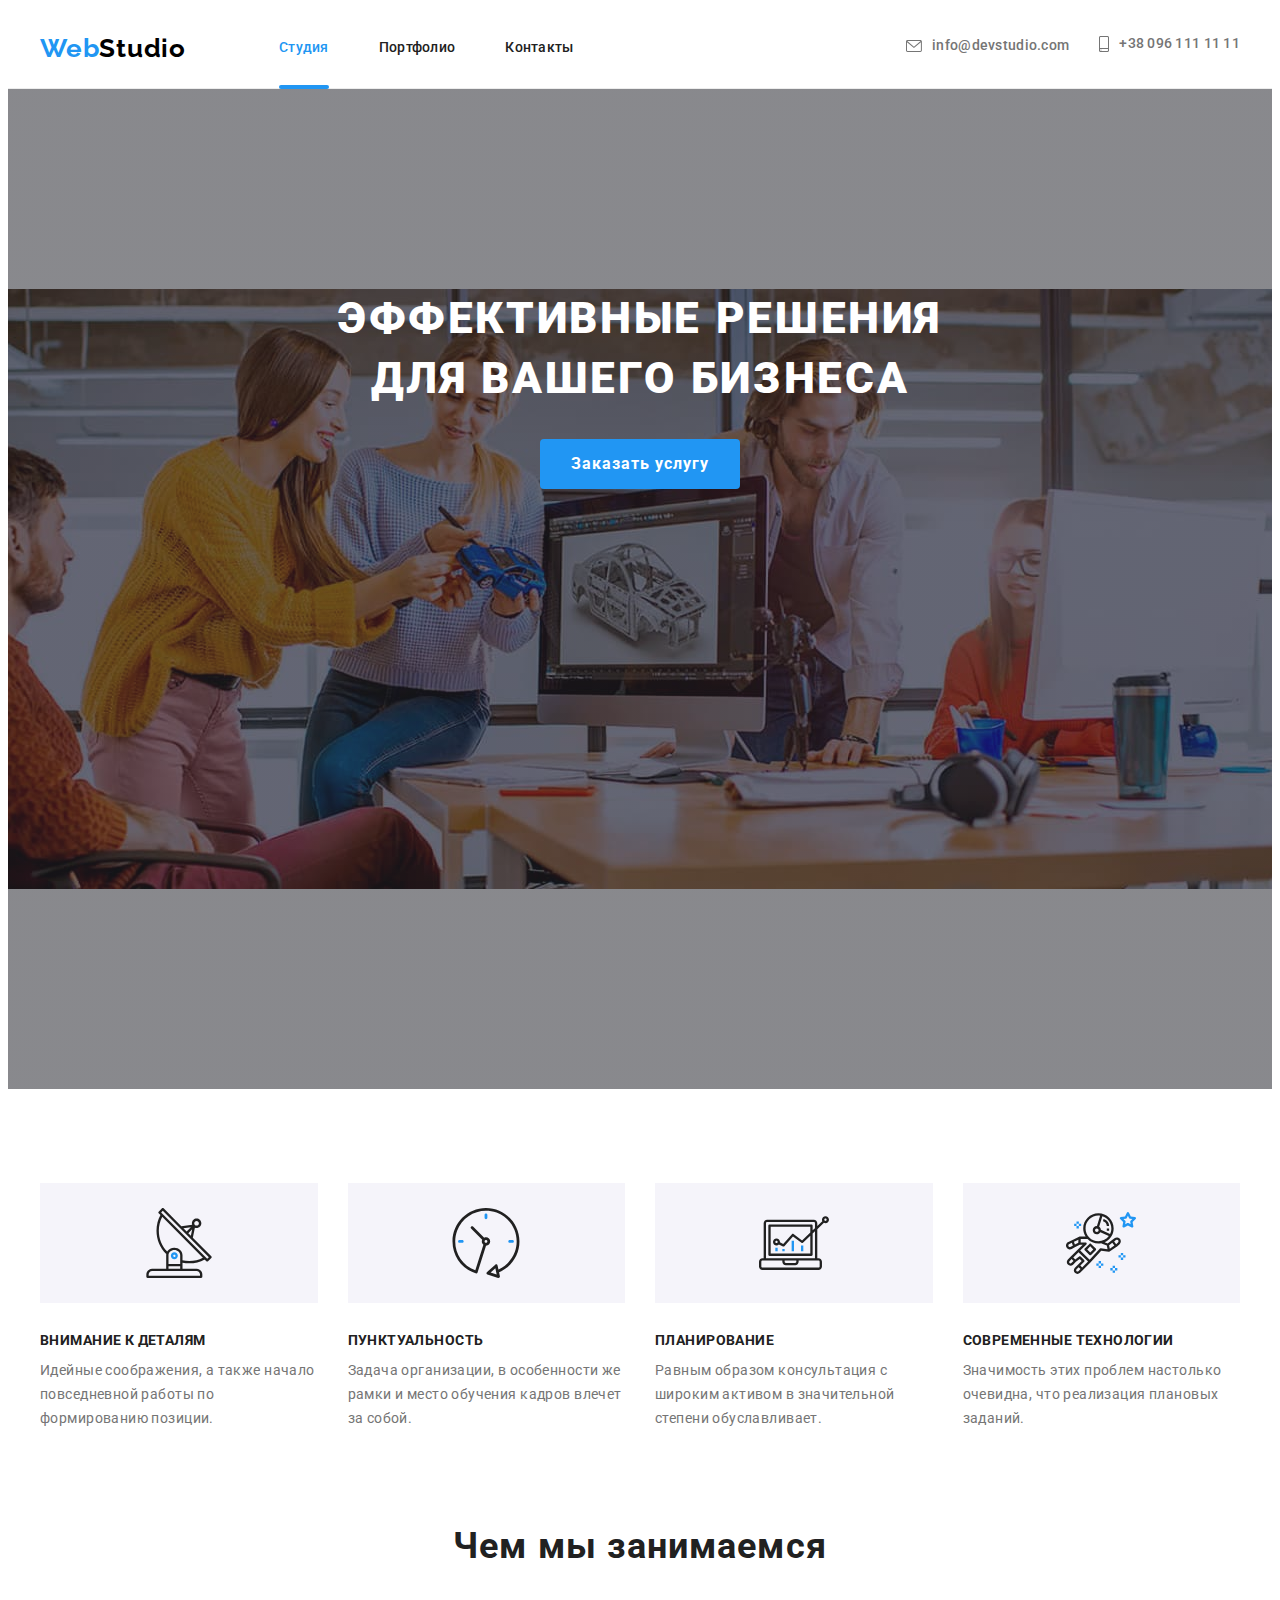
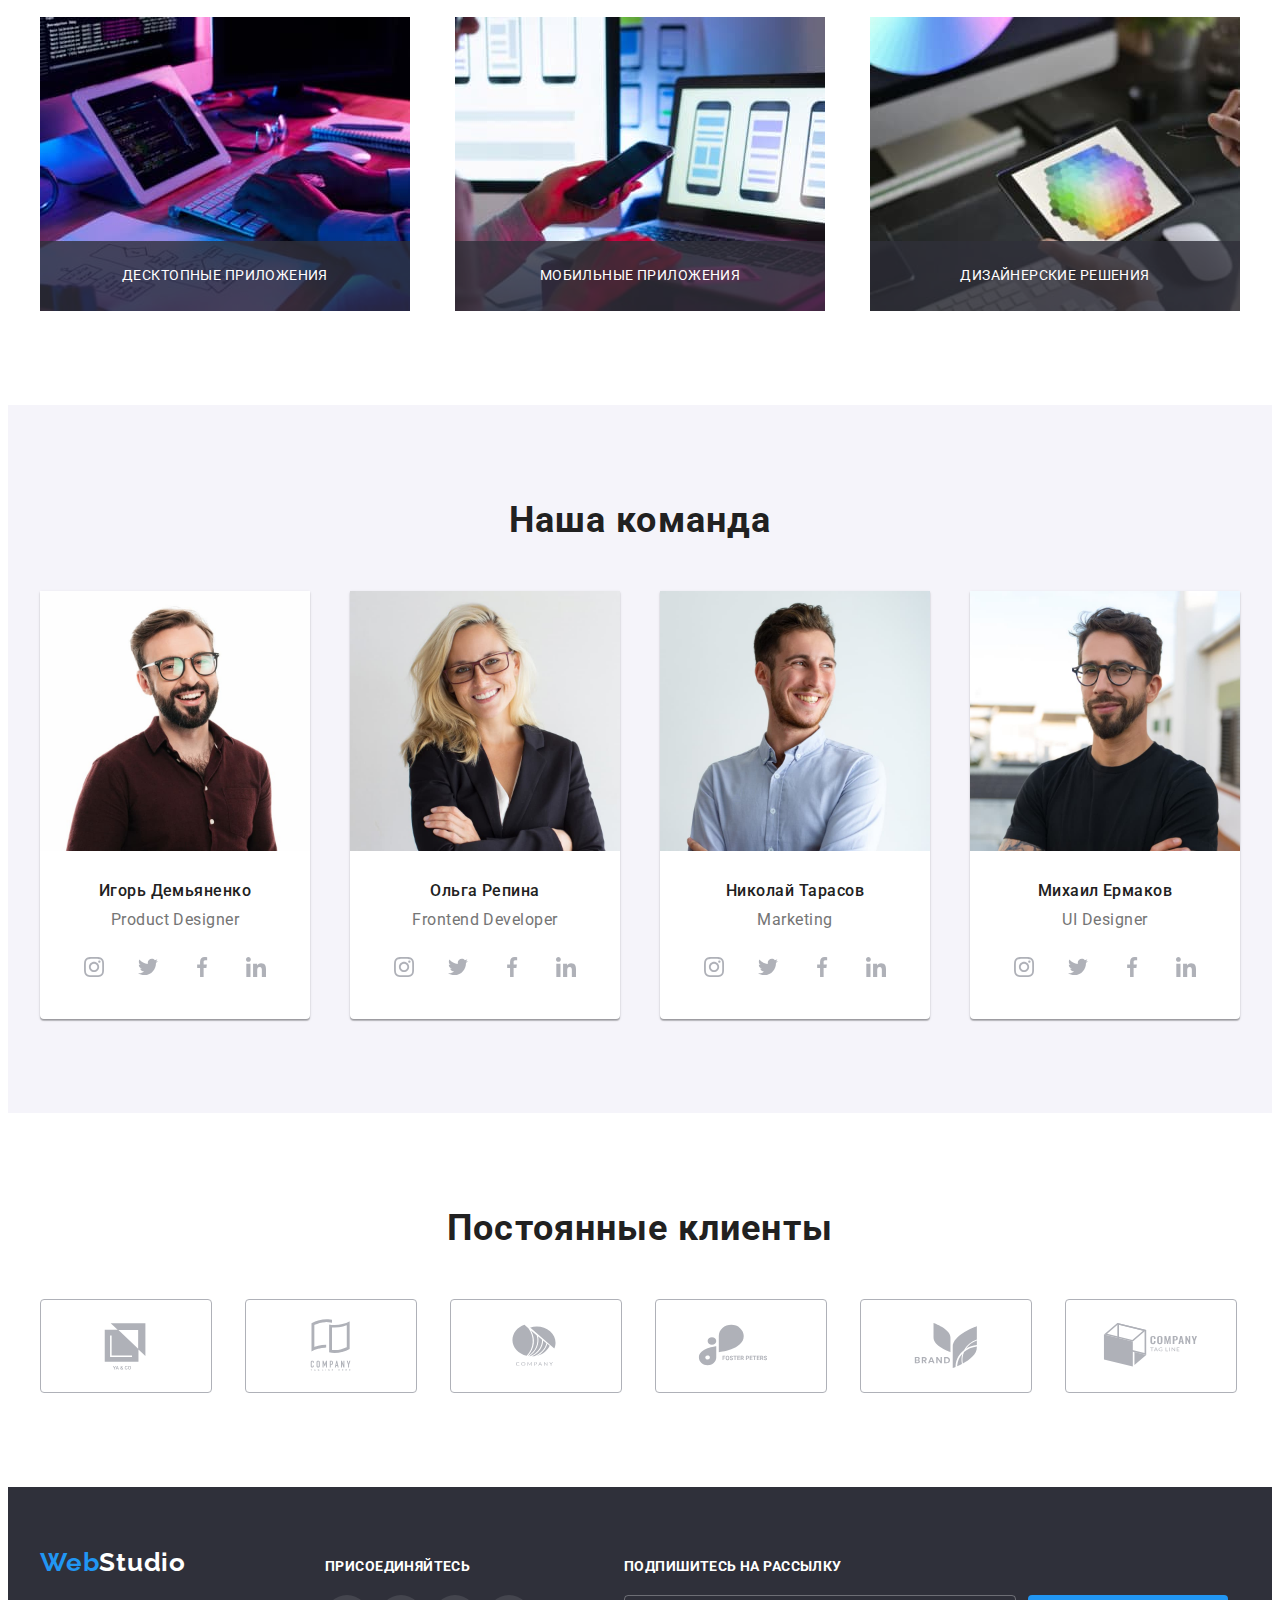
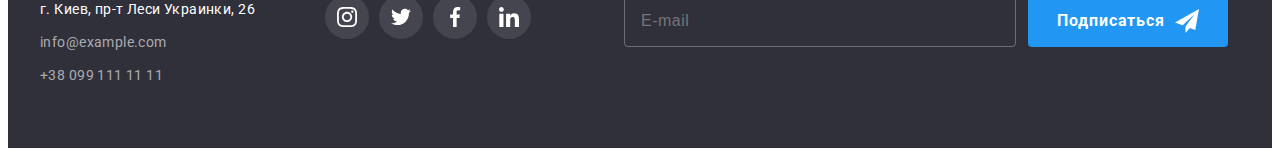
<file: index.html>
<!DOCTYPE html>
<html lang="ru">

<head>
    <meta charset="UTF-8">
    <meta http-equiv="X-UA-Compatible" content="IE=edge">
    <meta name="viewport" content="width=device-width, initial-scale=1.0">
    <title>Document</title>
    <link rel="preconnect" href="https://fonts.googleapis.com">
    <link rel="preconnect" href="https://fonts.gstatic.com" crossorigin>
    <link
        href="https://fonts.googleapis.com/css2?family=Raleway:wght@700&family=Roboto:wght@400;500;700;900&display=swap"
        rel="stylesheet">
    <link rel="stylesheet" href="https://cdnjs.cloudflare.com/ajax/libs/modern-normalize/1.1.0/modern-normalize.min.css"
        integrity="sha512-wpPYUAdjBVSE4KJnH1VR1HeZfpl1ub8YT/NKx4PuQ5NmX2tKuGu6U/JRp5y+Y8XG2tV+wKQpNHVUX03MfMFn9Q=="
        crossorigin="anonymous" referrerpolicy="no-referrer" />
    <link rel="stylesheet" href="./css/main.min.css">
</head>

<body>
    <!-- Header -->
    <header class="header">
        <div class="container header__container">
            <a href="./index.html" lang="en" class="logo header__logo">Web<span class="logo--color-black">Studio</span></a>
            <nav>
                <ul class="nav">
                    <li class="nav__item">
                        <a href="./index.html" class="nav__link nav__link--current">Студия</a>
                    </li>
                    <li class="nav__item">
                        <a href="./portfolio.html" class="nav__link">Портфолио</a>
                    </li>
                    <li class="nav__item">
                        <a href="" class="nav__link">Контакты</a>
                    </li>
                </ul>
            </nav>
            <ul class="contacts header__contacts">
                <li class="contacts__item">
                    <a class="contacts__link" href="mailto:info@devstudio.com">
                        <svg class="contacts__icon" width="16" height="12">
                            <use href="./images/icons.svg#icon-mail"></use>
                        </svg>
                        info@devstudio.com
                    </a>
                </li>
                <li class="contacts__item">
                    <a class="contacts__link" href="tell:+380961111111">
                    <svg class="contacts__icon" width="10" height="16">
                        <use href="./images/icons.svg#icon-phone"></use>
                    </svg>
                    +38 096 111 11 11
                    </a>
                </li>
            </ul>
        </div>
    </header>
    <main>
        <!-- Hero -->
        <section class="hero">
            <div class="container">
                <h1 class="hero__title">Эффективные решения<br> для вашего бизнеса</h1>
                <button type="button" class="btn hero__button" data-modal-open>Заказать услугу</button>
            </div>
        </section>
        <!-- Section Benefits -->
        <section class="section">
            <div class="container">
                <h2 class="visually-hidden">Преимущества</h2>
                <ul class="benefits-list">
                    <li class="benefits-list__item">
                        <div class="benefits-list__icon">
                            <svg width="70" height="70">
                                <use href="./images/icons.svg#icon-antenna"></use>
                            </svg>
                        </div>
                        <h3 class="benefits-list__title">Внимание к деталям</h3>
                        <p class="benefits-list__text">Идейные соображения, а также начало повседневной работы по формированию
                            позиции.</p>
                    </li>
                    <li class="benefits-list__item">
                        <div class="benefits-list__icon">
                            <svg width="70" height="70">
                                <use href="./images/icons.svg#icon-clock"></use>
                            </svg>
                        </div>
                        <h3 class="benefits-list__title">Пунктуальность</h3>
                        <p class="benefits-list__text"> Задача организации, в особенности же рамки и место обучения кадров
                            влечет за собой.</p>
                    </li>
                    <li class="benefits-list__item">
                        <div class="benefits-list__icon">
                            <svg width="70" height="70">
                                <use href="./images/icons.svg#icon-diagram"></use>
                            </svg>
                        </div>
                        <h3 class="benefits-list__title">Планирование</h3>
                        <p class="benefits-list__text">Равным образом консультация с широким активом в значительной степени
                            обуславливает.</p>
                    </li>
                    <li class="benefits-list__item">
                        <div class="benefits-list__icon">
                            <svg width="70" height="70">
                                <use href="./images/icons.svg#icon-astronaut"></use>
                            </svg>
                        </div>
                        <h3 class="benefits-list__title">Современные технологии</h3>
                        <p class="benefits-list__text">Значимость этих проблем настолько очевидна, что реализация плановых
                            заданий.</p>
                    </li>
                </ul>
            </div>
        </section>

        <!-- Section What we do -->
        <section class="section section--work">
            <div class="container">
                <h2 class="section__title">Чем мы занимаемся</h2>
                <ul class="work">
                    <li class="work__item">
                        <div class="work__thumb">
                            <img class="work__image" src="./images/img.jpg" alt="робота за компютером" width="370"
                                height="294">
                            <div class="work__text">
                                <h3 class="work__title">Десктопные приложения</h3>
                            </div>
                        </div>
                    </li>
                    <li class="work__item">
                        <div class="work__thumb">
                            <img class="work__image" src="./images/img-2.jpg" alt="робота за компютером" width="370"
                                height="294">
                            <div class="work__text">
                                <h3 class="work__title">Мобильные приложения</h3>
                            </div>
                        </div>
                    </li>
                    <li class="work__item">
                        <div class="work__thumb">
                            <img class="work__image" src="./images/img-3.jpg" alt="робота за планщетом" width="370"
                                height="294">
                            <div class="work__text">
                            <h3 class="work__title">Дизайнерские решения</h3>
                            </div>
                        </div>
                    </li>
                </ul>
            </div>
        </section>

        <!-- Section Team -->
        <section class="section section-team">
            <div class="container">
                <h2 class="section__title">Наша команда</h2>
                <ul class="team">
                    <li class="team__item">
                        <img class="team__image" src="./images/img-4.jpg" alt="фото сотрудника" width="270">
                        <div class="team__block">
                            <h3 class="team__title">Игорь Демьяненко</h3>
                            <p class="team__position">Product Designer</p>
                            <ul class="socials-list">
                                <li class="socials-list__item">
                                    <a class="socials-list__link" href="">
                                        <svg class="socials-list__icon">
                                            <use href="./images/icons.svg#icon-instagram"></use>
                                        </svg>
                                    </a>
                                </li>
                                <li class="socials-list__item">
                                    <a class="socials-list__link" href="">
                                        <svg class="socials-list__icon">
                                            <use href="./images/icons.svg#icon-twitter"></use>
                                        </svg>
                                    </a>
                                </li>
                                <li class="socials-list__item">
                                    <a class="socials-list__link" href="">
                                        <svg class="socials-list__icon">
                                            <use href="./images/icons.svg#icon-facebook"></use>
                                        </svg>
                                    </a>
                                </li>
                                <li class="socials-list__item">
                                    <a class="socials-list__link" href="">
                                        <svg class="socials-list__icon">
                                            <use href="./images/icons.svg#icon-linkedin"></use>
                                        </svg>
                                    </a>
                                </li>
                            </ul>
                        </div>
                    </li>
                    <li class="team__item">
                        <img class="team__image" src="./images/img-5.jpg" alt="фото сотрудника" width="270">
                        <div class="team__block">
                            <h3 class="team__title">Ольга Репина</h3>
                            <p class="team__position">Frontend Developer</p>
                            <ul class="socials-list">
                                <li class="socials-list__item">
                                    <a class="socials-list__link" href="">
                                        <svg class="socials-list__icon">
                                            <use href="./images/icons.svg#icon-instagram"></use>
                                        </svg>
                                    </a>
                                </li>
                                <li class="socials-list__item">
                                    <a class="socials-list__link" href="">
                                        <svg class="socials-list__icon">
                                            <use href="./images/icons.svg#icon-twitter"></use>
                                        </svg>
                                    </a>
                                </li>
                                <li class="socials-list__item">
                                    <a class="socials-list__link" href="">
                                        <svg class="socials-list__icon">
                                            <use href="./images/icons.svg#icon-facebook"></use>
                                        </svg>
                                    </a>
                                </li>
                                <li class="socials-list__item">
                                    <a class="socials-list__link" href="">
                                        <svg class="socials-list__icon">
                                            <use href="./images/icons.svg#icon-linkedin"></use>
                                        </svg>
                                    </a>
                                </li>
                            </ul>
                        </div>
                    </li>
                    <li class="team__item">
                        <img class="team__image" src="./images/img-6.jpg" alt="фото сотрудника" width="270">
                        <div class="team__block">
                            <h3 class="team__title">Николай Тарасов</h3>
                            <p class="team__position">Marketing</p>
                            <ul class="socials-list">
                                <li class="socials-list__item">
                                    <a class="socials-list__link" href="">
                                        <svg class="socials-list__icon">
                                            <use href="./images/icons.svg#icon-instagram"></use>
                                        </svg>
                                    </a>
                                </li>
                                <li class="socials-list__item">
                                    <a class="socials-list__link" href="">
                                        <svg class="socials-list__icon">
                                            <use href="./images/icons.svg#icon-twitter"></use>
                                        </svg>
                                    </a>
                                </li>
                                <li class="socials-list__item">
                                    <a class="socials-list__link" href="">
                                        <svg class="socials-list__icon">
                                            <use href="./images/icons.svg#icon-facebook"></use>
                                        </svg>
                                    </a>
                                </li>
                                <li class="socials-list__item">
                                    <a class="socials-list__link" href="">
                                        <svg class="socials-list__icon">
                                            <use href="./images/icons.svg#icon-linkedin"></use>
                                        </svg>
                                    </a>
                                </li>
                            </ul>
                        </div>
                    </li>
                    <li class="team__item">
                        <img class="team__image" src="./images/img-7.jpg" alt="фото сотрудника" width="270">
                        <div class="team__block">
                            <h3 class="team__title">Михаил Ермаков</h3>
                            <p class="team__position">UI Designer</p>
                            <ul class="socials-list">
                                <li class="socials-list__item">
                                    <a class="socials-list__link" href="">
                                        <svg class="socials-list__icon">
                                            <use href="./images/icons.svg#icon-instagram"></use>
                                        </svg>
                                    </a>
                                </li>
                                <li class="socials-list__item">
                                    <a class="socials-list__link" href="">
                                        <svg class="socials-list__icon">
                                            <use href="./images/icons.svg#icon-twitter"></use>
                                        </svg>
                                    </a>
                                </li>
                                <li class="socials-list__item">
                                    <a class="socials-list__link" href="">
                                        <svg class="socials-list__icon">
                                            <use href="./images/icons.svg#icon-facebook"></use>
                                        </svg>
                                    </a>
                                </li>
                                <li class="socials-list__item">
                                    <a class="socials-list__link" href="">
                                        <svg class="socials-list__icon">
                                            <use href="./images/icons.svg#icon-linkedin"></use>
                                        </svg>
                                    </a>
                                </li>
                            </ul>
                        </div>
                    </li>
                </ul>
            </div>
        </section>

        <!-- Clients -->
        <section class="section">
            <div class="container">
                <h2 class="section__title">Постоянные клиенты</h2>
                <ul class="clients">
                    <li class="clients__item">
                        <a class="clients__link" href="">
                            <svg class="clients__icon">
                                <use href="./images/icons.svg#icon-client1"></use>
                            </svg>
                        </a>
                    </li>
                    <li class="clients__item">
                        <a class="clients__link" href="">
                            <svg class="clients__icon">
                                <use href="./images/icons.svg#icon-client2"></use>
                            </svg>
                        </a>
                    </li>
                    <li class="clients__item">
                        <a class="clients__link" href="">
                            <svg class="clients__icon">
                                <use href="./images/icons.svg#icon-client3"></use>
                            </svg>
                        </a>
                    </li>
                    <li class="clients__item">
                        <a class="clients__link" href="">
                            <svg class="clients__icon">
                                <use href="./images/icons.svg#icon-client4"></use>
                            </svg>
                        </a>
                    </li>
                    <li class="clients__item">
                        <a class="clients__link" href="">
                            <svg class="clients__icon">
                                <use href="./images/icons.svg#icon-client5"></use>
                            </svg>
                        </a>
                    </li>
                    <li class="clients__item">
                        <a class="clients__link" href="">
                            <svg class="clients__icon">
                                <use href="./images/icons.svg#icon-client6"></use>
                            </svg>
                        </a>
                    </li>
                </ul>
            </div>
        </section>

    </main>
    <!-- Footer -->
    <footer class="footer">
        <div class="container footer-container">
            <div class="footer-left">
                <a href="./index.html" lang="en" class="logo footer__logo footer-link">Web<span class="logo--color-white">Studio</span></a>
                <address>
                    <ul class="footer-list">
                        <li class="footer-list__item">
                            <a href="https://goo.gl/maps/n3rkYSff5Tyg9zx98" class="footer-list__address" rel="noopener noreferrer">г. Киев, пр-т Леси Украинки, 26</a>
                        </li>
                        <li class="footer-list__item">
                            <a href="mailto:info@devstudio.com" class="footer-list__contacts">info@example.com</a>
                        </li>
                        <li class="footer-list__item">
                            <a href="tell:+380961111111" class="footer-list__contacts">+38 099 111 11 11</a>
                        </li>
                    </ul>
                </address>
            </div>
            <div class="footer-center">
                <p class="footer__text">присоединяйтесь</p>
                <ul class="footer-socials">
                    <li class="footer-socials__item">
                        <a class="footer-socials__link" href="">
                            <svg class="footer-socials__icon">
                                <use href="./images/icons.svg#icon-instagram"></use>
                            </svg>
                        </a>
                    </li>
                    <li class="footer-socials__item">
                        <a class="footer-socials__link" href="">
                            <svg class="footer-socials__icon">
                                <use href="./images/icons.svg#icon-twitter"></use>
                            </svg>
                        </a>
                    </li>
                    <li class="footer-socials__item">
                        <a class="footer-socials__link" href="">
                            <svg class="footer-socials__icon">
                                <use href="./images/icons.svg#icon-facebook"></use>
                            </svg>
                        </a>
                    </li>
                    <li class="footer-socials__item">
                        <a class="footer-socials__link" href="">
                            <svg class="footer-socials__icon">
                                <use href="./images/icons.svg#icon-linkedin"></use>
                            </svg>
                        </a>
                    </li>
                </ul>
            </div>
        
                <form name="subscribe">
                    <p class="footer__text">Подпишитесь на рассылку</p>
                    <div class="footer-form">
                    <input class="footer-form__input" type="email" name="email" placeholder="E-mail">
                    <button class="footer-form__button btn" type="submit">
                        Подписаться
                        <svg class="footer-form__icon" width="24" height="24">
                            <use href="./images/icons.svg#icon-send"></use>
                        </svg>
                    </button>
                    </div>
                </form>
                
        </div>
        
    </footer>


    <!-- Backdrop -->
    <div class="backdrop is-hidden" data-modal>
        <div class="modal">
            <button class="close-button" type="button" data-modal-close>
                <svg class="close-button__icon" width="18" height="18">
                    <use href="./images/icons.svg#icon-close"></use>
                </svg>
            </button>

            <form class="form" action="#">
                <p class="form__text">Оставьте свои данные, мы вам перезвоним</p>

                <div class="form__field">
                    <label for="name" class="form__label">Имя</label>
                    <span class="form__input-wrap">
                        <input id="name" class="form__input" type="text" required>
                        <svg class="form__icon" width="18" height="18">
                            <use href="./images/icons.svg#icon-person-black"></use>
                        </svg>
                    </span>
                </div>

                <div class="form__field">
                    <label for="tel" class="form__label">Телефон</label>
                    <span class="form__input-wrap">
                        <input id="tel" class="form__input" type="tel" required>
                        <svg class="form__icon" width="18" height="18">
                            <use href="./images/icons.svg#icon-phone-black"></use>
                        </svg>
                    </span>
                </div>

                <div class="form__field">
                    <label for="mail" class="form__label">Почта</label>
                    <span class="form__input-wrap">
                        <input id="mail" class="form__input" type="email" required>
                        <svg class="form__icon" width="18" height="18">
                            <use href="./images/icons.svg#icon-email-black"></use>
                        </svg>
                    </span>
                </div>

                <label class="form__field textarea">
                    <span class="form__label">Комментарий</span>
                    <textarea class="form__textarea" name="comment" placeholder="Введите текст"></textarea>
                </label>

                <label class="form__field agreement">
                    <input class="form__checkbox-input" type="checkbox" name="agreement" id="agreement">
                    <span class="form__checkbox"></span>
                    <span class="form__agreement">Соглашаюсь с рассылкой и принимаю
                        <a class="form__link" href="">Условия договора</a>
                    </span>
                </label>

                <button class="form__button btn" type="submit">Отправить</button>

            </form>
        
        </div>
    </div>

    <script src="./js/modal.js"></script>
</body>

</html>
</file>
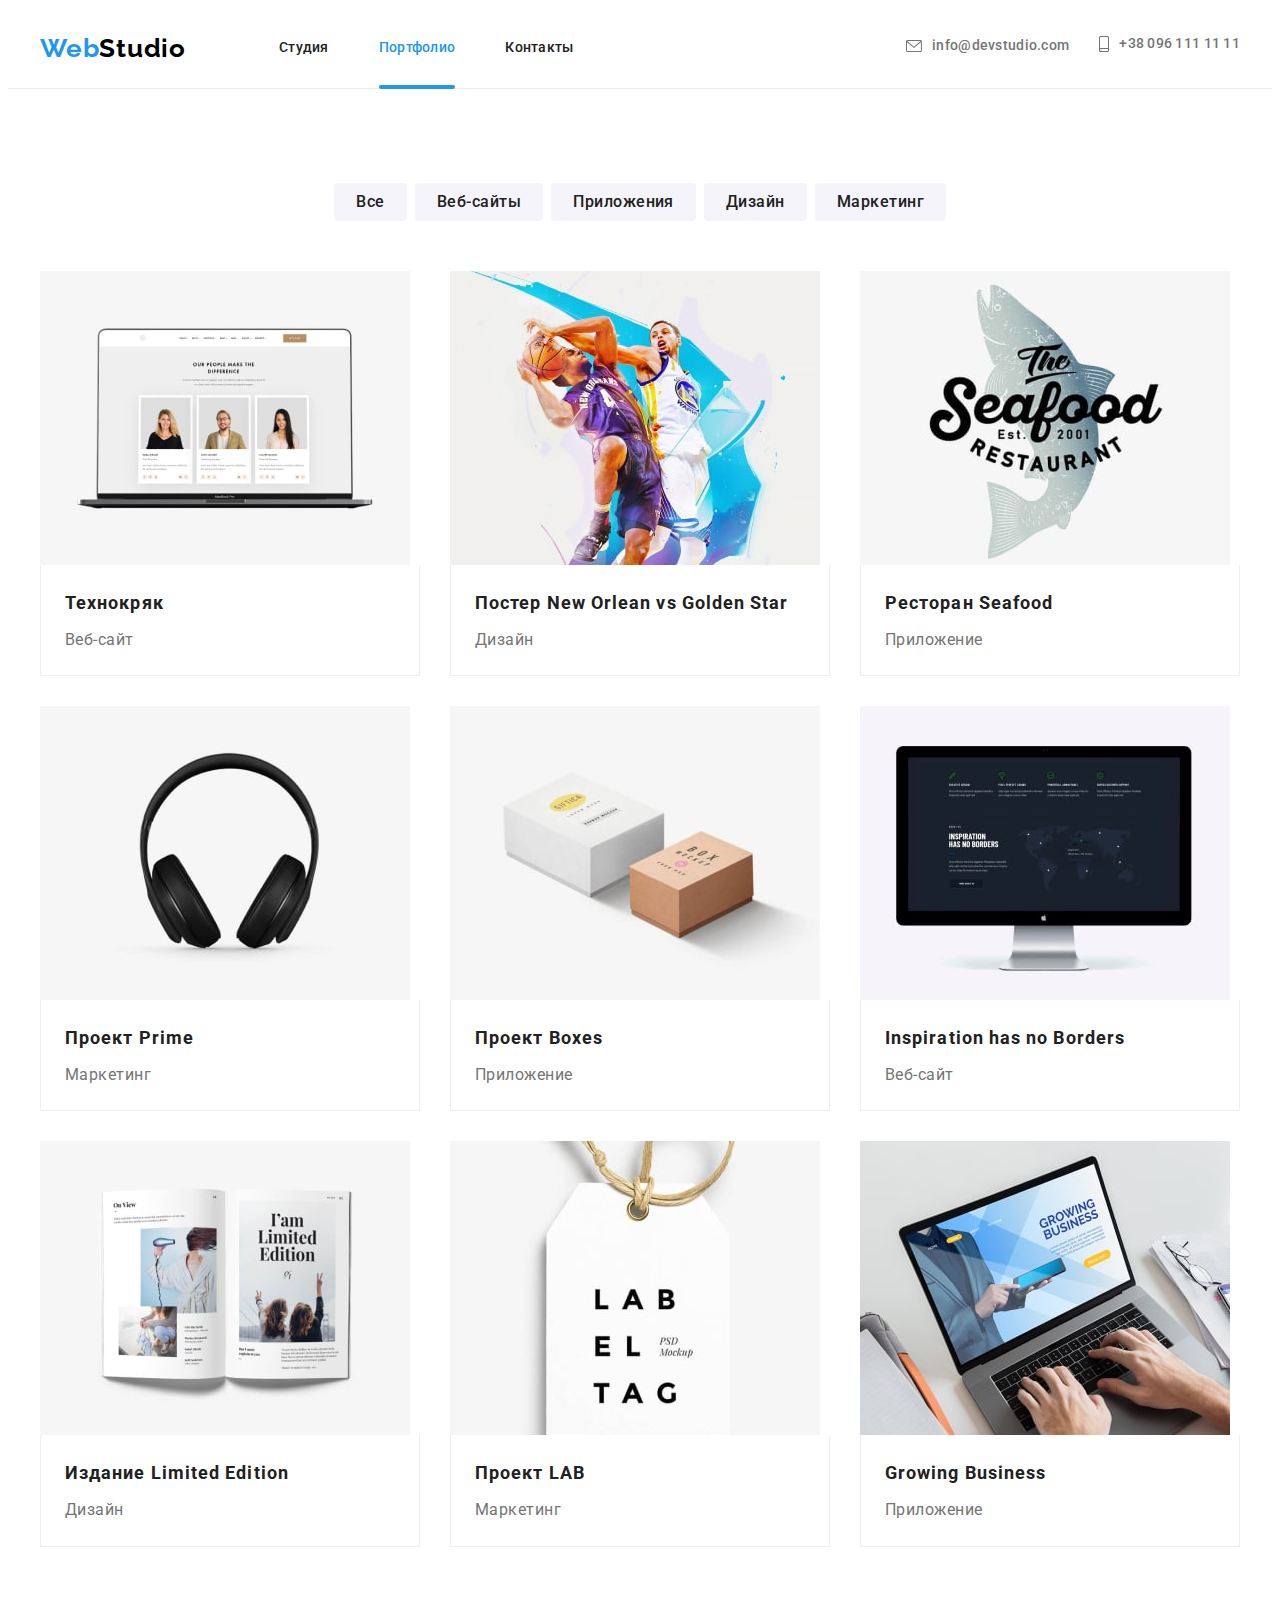
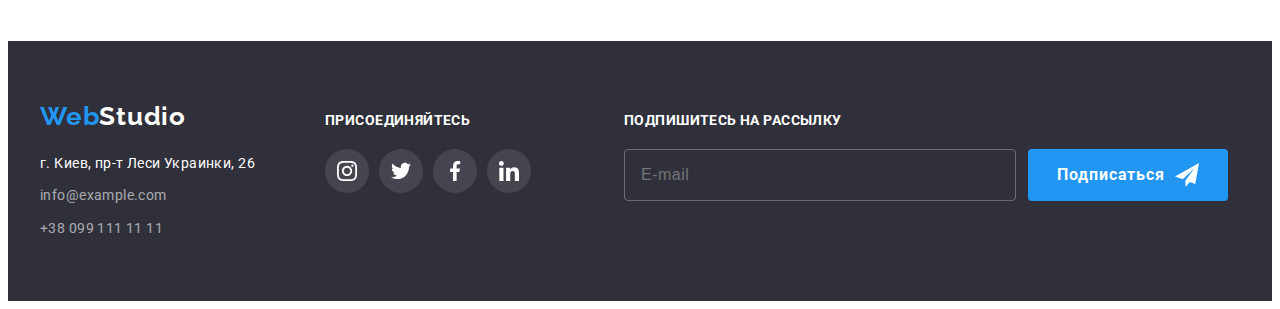
<file: portfolio.html>
<!DOCTYPE html>
<html lang="ru">
<head>
    <meta charset="UTF-8">
    <meta http-equiv="X-UA-Compatible" content="IE=edge">
    <meta name="viewport" content="width=device-width, initial-scale=1.0">
    <title>Document</title>
    <link rel="preconnect" href="https://fonts.googleapis.com">
    <link rel="preconnect" href="https://fonts.gstatic.com" crossorigin>
    <link href="https://fonts.googleapis.com/css2?family=Raleway:wght@700&family=Roboto:wght@400;500;700;900&display=swap"
        rel="stylesheet">
    <link rel="stylesheet" href="https://cdnjs.cloudflare.com/ajax/libs/modern-normalize/1.1.0/modern-normalize.min.css"
        integrity="sha512-wpPYUAdjBVSE4KJnH1VR1HeZfpl1ub8YT/NKx4PuQ5NmX2tKuGu6U/JRp5y+Y8XG2tV+wKQpNHVUX03MfMFn9Q=="
        crossorigin="anonymous" referrerpolicy="no-referrer" />
    <link rel="stylesheet" href="./css/main.min.css">
</head>
<body>
    <!-- Header -->
    <header class="header">
        <div class="container header__container">
            <a href="./index.html" lang="en" class="logo header__logo">Web<span class="logo--color-black">Studio</span></a>
            <nav>
                <ul class="nav">
                    <li class="nav__item">
                        <a href="./index.html" class="nav__link">Студия</a>
                    </li>
                    <li class="nav__item">
                        <a href="./portfolio.html" class="nav__link nav__link--current">Портфолио</a>
                    </li>
                    <li class="nav__item">
                        <a href="" class="nav__link">Контакты</a>
                    </li>
                </ul>
            </nav>
            <ul class="contacts header__contacts">
                <li class="contacts__item">
                    <a class="contacts__link" href="mailto:info@devstudio.com">
                        <svg class="contacts__icon" width="16" height="12">
                            <use href="./images/icons.svg#icon-mail"></use>
                        </svg>
                        info@devstudio.com
                    </a>
                </li>
                <li class="contacts__item">
                    <a class="contacts__link" href="tell:+380961111111">
                        <svg class="contacts__icon" width="10" height="16">
                            <use href="./images/icons.svg#icon-phone"></use>
                        </svg>
                        +38 096 111 11 11
                    </a>
                </li>
            </ul>
        </div>
    </header>
    <main>
        <!-- Portfolio -->
        <section class="section">
            <div class="container">
                <h1 class="visually-hidden">Портфоліо</h1>
                <!-- Buttons -->
                <ul class="filter">
                    <li class="filter__item">
                        <button type="button" class="filter__button">Все</button>
                    </li>
                    <li class="filter__item">
                        <button type="button" class="filter__button">Веб-сайты</button>
                    </li>
                    <li class="filter__item">
                        <button type="button" class="filter__button">Приложения</button>
                    </li>
                    <li class="filter__item">
                        <button type="button" class="filter__button">Дизайн</button>
                    </li>
                    <li class="filter__item">
                        <button type="button" class="filter__button">Маркетинг</button>
                    </li>
                </ul>
            
            <!-- Gallery -->

                <ul class="gallery">
                    <li class="gallery__item">
                        <a href="" class="gallery__link">
                            <div class="gallery__thumb">
                                <img src="./images/img-8-min.jpg" width="370" height="294" alt="фото компьютера">
                                <div class="gallery__overlay">
                                    <p class="gallery__overlay-text">Технокряк это современная площадка распространения коронавируса. Компании используют эту платформу для цифрового
                                    шпионажа и атак на защищённые сервера конкурентов.</p>
                                </div>
                            </div>
                            <div class="gallery__box">
                                <h2 class="gallery__title">Технокряк</h2>
                                <p class="gallery__text">Веб-сайт</p>
                            </div>
                        </a>
                    </li>
                    <li class="gallery__item">
                        <a href="" class="gallery__link">
                            <div class="gallery__thumb">
                                <img src="./images/img-9-min.jpg" width="370" height="294" alt="игроки баскетбола борются за мяч">
                                <div class="gallery__overlay">
                                    <p class="gallery__overlay-text">Технокряк это современная площадка распространения коронавируса. Компании
                                        используют эту платформу для цифрового
                                        шпионажа и атак на защищённые сервера конкурентов.</p>
                                </div>
                            </div>
                            <div class="gallery__box">
                                <h2 class="gallery__title">Постер <span lang="en">New Orlean vs Golden Star</span></h2>
                                <p class="gallery__text">Дизайн</p>
                            </div>
                        </a>
                    </li>
                    <li class="gallery__item">
                        <a href="" class="gallery__link">
                            <div class="gallery__thumb">
                                <img src="./images/img-10-min.jpg" width="370" height="294" alt="лого ресторана">
                                <div class="gallery__overlay">
                                    <p class="gallery__overlay-text">Технокряк это современная площадка распространения коронавируса. Компании
                                        используют эту платформу для цифрового
                                        шпионажа и атак на защищённые сервера конкурентов.</p>
                                </div>
                            </div>
                            <div class="gallery__box">
                                <h2 class="gallery__title">Ресторан <span lang="en">Seafood</span></h2>
                                <p class="gallery__text">Приложение</p>
                            </div>
                        </a>
                    </li>
                    <li class="gallery__item">
                        <a href="" class="gallery__link">
                            <div class="gallery__thumb">
                                <img src="./images/img-11-min.jpg" width="370" height="294" alt="наушники">
                                <div class="gallery__overlay">
                                    <p class="gallery__overlay-text">Технокряк это современная площадка распространения коронавируса. Компании
                                        используют эту платформу для цифрового
                                        шпионажа и атак на защищённые сервера конкурентов.</p>
                                </div>
                            </div>
                            <div class="gallery__box">
                                <h2 class="gallery__title">Проект <span lang="en">Prime</span></h2>
                                <p class="gallery__text">Маркетинг</p>
                            </div>
                        </a>
                    </li>
                    <li class="gallery__item">
                        <a href="" class="gallery__link">
                            <div class="gallery__thumb">
                                <img src="./images/img-12-min.jpg" width="370" height="294" alt="коробочки">
                                <div class="gallery__overlay">
                                    <p class="gallery__overlay-text">Технокряк это современная площадка распространения коронавируса. Компании
                                        используют эту платформу для цифрового
                                        шпионажа и атак на защищённые сервера конкурентов.</p>
                                </div>
                            </div>
                            <div class="gallery__box">
                                <h2 class="gallery__title">Проект <span lang="en">Boxes</span></h2>
                                <p class="gallery__text">Приложение</p>
                            </div>
                        </a>
                    </li>
                    <li class="gallery__item">
                        <a href="" class="gallery__link">
                            <div class="gallery__thumb">
                                <img src="./images/img-13-min.jpg" width="370" height="294" alt="фото экрана компьютера с открытым вебсайтом">
                                <div class="gallery__overlay">
                                    <p class="gallery__overlay-text">
                                        Технокряк это современная площадка распространения коронавируса. Компании
                                        используют эту платформу для цифрового
                                        шпионажа и атак на защищённые сервера конкурентов.
                                    </p>
                                </div>
                            </div>
                            <div class="gallery__box">
                                <h2 class="gallery__title" lang="en">Inspiration has no Borders</h2>
                                <p class="gallery__text">Веб-сайт</p>
                            </div>
                        </a>
                    </li>
                    <li class="gallery__item">
                        <a href="" class="gallery__link">
                            <div class="gallery__thumb">
                                <img src="./images/img-14-min.jpg" width="370" height="294" alt="книга">
                                <div class="gallery__overlay">
                                    <p class="gallery__overlay-text">
                                        Технокряк это современная площадка распространения коронавируса. Компании
                                        используют эту платформу для цифрового
                                        шпионажа и атак на защищённые сервера конкурентов.
                                    </p>
                                </div>
                            </div>
                            <div class="gallery__box">
                                <h2 class="gallery__title">Издание <span lang="en">Limited Edition</span></h2>
                                <p class="gallery__text">Дизайн</p>
                            </div>
                        </a>
                    </li>
                    <li class="gallery__item">
                        <a href="" class="gallery__link">
                            <div class="gallery__thumb">
                                <img src="./images/img-15-min.jpg" width="370" height="294" alt="лейбел">
                                <div class="gallery__overlay">
                                    <p class="gallery__overlay-text">
                                        Технокряк это современная площадка распространения коронавируса. Компании
                                        используют эту платформу для цифрового
                                        шпионажа и атак на защищённые сервера конкурентов.
                                    </p>
                                </div>
                            </div>
                            <div class="gallery__box">
                                <h2 class="gallery__title">Проект <span lang="en">LAB</span></h2>
                                <p class="gallery__text">Маркетинг</p>
                            </div>
                        </a>
                    </li>
                    <li class="gallery__item">
                        <a href="" class="gallery__link">
                            <div class="gallery__thumb">
                                <img src="./images/img-16-min.jpg" width="370" height="294" alt="фото компютера">
                                <div class="gallery__overlay">
                                    <p class="gallery__overlay-text">
                                        Технокряк это современная площадка распространения коронавируса. Компании
                                        используют эту платформу для цифрового
                                        шпионажа и атак на защищённые сервера конкурентов.
                                    </p>
                                </div>
                            </div>
                            <div class="gallery__box">
                                <h2 class="gallery__title" lang="en">Growing Business</h2>
                                <p class="gallery__text">Приложение</p>
                            </div>
                        </a>
                    </li>
                </ul>
            </div>
            
        </section>
    </main>
    <footer class="footer">
        <div class="container footer-container">
            <div class="footer-left">
                <a href="./index.html" lang="en" class="logo footer__logo footer-link">Web<span
                        class="logo--color-white">Studio</span></a>
                <address>
                    <ul class="footer-list">
                        <li class="footer-list__item">
                            <a href="https://goo.gl/maps/n3rkYSff5Tyg9zx98" class="footer-list__address"
                                rel="noopener noreferrer">г. Киев, пр-т Леси Украинки, 26</a>
                        </li>
                        <li class="footer-list__item">
                            <a href="mailto:info@devstudio.com" class="footer-list__contacts">info@example.com</a>
                        </li>
                        <li class="footer-list__item">
                            <a href="tell:+380961111111" class="footer-list__contacts">+38 099 111 11 11</a>
                        </li>
                    </ul>
                </address>
            </div>
            <div class="footer-center">
                <p class="footer__text">присоединяйтесь</p>
                <ul class="footer-socials">
                    <li class="footer-socials__item">
                        <a class="footer-socials__link" href="">
                            <svg class="footer-socials__icon">
                                <use href="./images/icons.svg#icon-instagram"></use>
                            </svg>
                        </a>
                    </li>
                    <li class="footer-socials__item">
                        <a class="footer-socials__link" href="">
                            <svg class="footer-socials__icon">
                                <use href="./images/icons.svg#icon-twitter"></use>
                            </svg>
                        </a>
                    </li>
                    <li class="footer-socials__item">
                        <a class="footer-socials__link" href="">
                            <svg class="footer-socials__icon">
                                <use href="./images/icons.svg#icon-facebook"></use>
                            </svg>
                        </a>
                    </li>
                    <li class="footer-socials__item">
                        <a class="footer-socials__link" href="">
                            <svg class="footer-socials__icon">
                                <use href="./images/icons.svg#icon-linkedin"></use>
                            </svg>
                        </a>
                    </li>
                </ul>
            </div>
    
            <form name="subscribe">
                <p class="footer__text">Подпишитесь на рассылку</p>
                <div class="footer-form">
                    <input class="footer-form__input" type="email" name="email" placeholder="E-mail">
                    <button class="footer-form__button btn" type="submit">
                        Подписаться
                        <svg class="footer-form__icon" width="24" height="24">
                            <use href="./images/icons.svg#icon-send"></use>
                        </svg>
                    </button>
                </div>
            </form>
    
        </div>
    
    </footer>
</body>
</html>
</file>
<file: css/main.min.css>
:root{--primary-text-color: #757575;--title-text-color: #212121;--accent-color: #2196f3;--white-color: #ffffff;--white-text-color: #ffffff;--bcg-color-white: #ffffff;--bcg-color-grey: #2f303a;--bcg-color-pink: #f5f4fa}h1,h2,h3,p,ul{margin:0}ul{padding:0;list-style:none}a{text-decoration:none}img{display:block}body{background-color:var(--bcg-color-white);color:var(--primary-text-color);font-family:Roboto, sans-serif;font-size:14px;font-weight:400;line-height:1.71;letter-spacing:.03em}.visually-hidden{position:absolute;width:1px;height:1px;margin:-1px;padding:0;overflow:hidden;border:0;clip:rect(0 0 0 0)}.container{width:1200px;padding:0 15px;margin:0 auto}.section{padding:94px 0}.section__title{margin-bottom:50px;color:var(--title-text-color);font-size:36px;line-height:1.17;text-align:center;letter-spacing:0.03em}.btn{min-width:200px;min-height:50px;border:none;border-radius:4px;font-size:16px;font-weight:700;line-height:1.87;letter-spacing:.06em;font-family:inherit;background-color:var(--accent-color);color:var(--white-text-color);cursor:pointer;transition:background-color 250ms cubic-bezier(0.4, 0, 0.2, 1)}.btn:hover,.btn:focus{background-color:#188ce8}.header{border-bottom:1px solid #ececec}.header__container{display:flex;align-items:center}.nav{display:flex}.nav__item:not(:last-child){margin-right:50px}.nav__link{position:relative;display:block;padding-top:32px;padding-bottom:32px;color:var(--title-text-color);font-weight:500;line-height:1.14;letter-spacing:0.02em;transition:color 250ms cubic-bezier(0.4, 0, 0.2, 1)}.nav__link:hover,.nav__link:focus{color:var(--accent-color)}.nav__link--current{color:var(--accent-color)}.nav__link--current::after{position:absolute;bottom:-1px;content:'';display:block;width:100%;height:4px;background-color:var(--accent-color);border-radius:2px}.contacts{display:flex}.header__contacts{margin-left:auto}.contacts__item:not(:last-child){margin-right:30px}.contacts__link{display:inline-flex;align-items:center;color:var(--primary-text-color);font-weight:500;line-height:1.14;letter-spacing:0.02em;transition:color 250ms cubic-bezier(0.4, 0, 0.2, 1)}.contacts__link:hover,.contacts__link:focus{color:var(--accent-color)}.contacts__icon{margin-right:10px;fill:currentColor}.logo{color:var(--accent-color);font-family:Raleway, sans-serif;font-weight:700;font-size:26px;line-height:1.19;letter-spacing:0.03em}.logo--color-black{color:#000000}.logo--color-white{color:var(--white-text-color)}.header__logo{margin-right:93px}.footer__logo{margin-bottom:20px}.hero{max-width:1600px;min-height:600px;margin-left:auto;margin-right:auto;padding:200px 0;background-image:linear-gradient(to right, rgba(47,48,58,0.4), rgba(47,48,58,0.4)),url(../images/hero-image.jpg);background-repeat:no-repeat;background-position:center;background-color:#c4c4c4;text-align:center}.hero__title{margin-bottom:30px;color:var(--white-text-color);font-size:44px;font-weight:900;line-height:1.36;letter-spacing:.06em;text-transform:uppercase}.hero__button{display:inline-block}.benefits-list{display:flex;margin-right:-30px}.benefits-list__item{flex-basis:calc(100% / 4 - 30px);margin-right:30px}.benefits-list__icon{display:flex;justify-content:center;background-color:var(--bcg-color-pink);padding:25px 0;margin-bottom:30px}.benefits-list__title{margin-bottom:10px;color:var(--title-text-color);line-height:1.14;text-transform:uppercase;font-size:inherit}.section--work{padding-top:0}.work{display:flex;justify-content:space-between}.work__thumb{position:relative}.work__text{position:absolute;bottom:0;left:0;width:100%;height:70px;background-color:rgba(47,48,58,0.8)}.work__title{padding:27px 82px;font-size:14px;font-weight:400;line-height:1.14;letter-spacing:.03em;text-align:center;text-transform:uppercase;color:var(--white-text-color)}.section-team{background-color:var(--bcg-color-pink)}.team{display:flex;justify-content:space-between}.team__item{background-color:var(--bcg-color-white);border-radius:0 0 4px 4px;box-shadow:0 1px 3px rgba(0,0,0,0.12),0 1px 1px rgba(0,0,0,0.14),0 2px 1px rgba(0,0,0,0.2);text-align:center}.team__block{padding-top:30px;padding-bottom:30px}.team__title{margin-bottom:10px;color:var(--title-text-color);font-size:16px;font-weight:500;line-height:1.19;letter-spacing:.03em}.team__position{font-size:16px;font-weight:400;line-height:1.19;letter-spacing:.03em;margin-bottom:16px}.socials-list{display:flex;justify-content:center}.socials-list__item{width:44px;height:44px}.socials-list__item:not(:last-child){margin-right:10px}.socials-list__link{display:flex;justify-content:center;align-items:center;width:100%;height:100%;border-radius:50%;background-color:var(--bcg-color-white);transition:background-color 250ms cubic-bezier(0.4, 0, 0.2, 1)}.socials-list__link:hover,.socials-list__link:focus{background-color:var(--accent-color)}.socials-list__icon{width:20px;height:20px;fill:#afb1b8;transition:fill 250ms cubic-bezier(0.4, 0, 0.2, 1)}.socials-list__link:hover .socials-list__icon,.socials-list__link:focus .socials-list__icon{fill:var(--white-color)}.clients{display:flex;margin-right:-30px}.clients__item{flex-basis:calc(100% / 6 - 30px);margin-right:30px}.clients__link{display:flex;justify-content:center;align-items:center;width:170px;height:92px;border:1px solid #afb1b8;border-radius:4px;transition:border 250ms cubic-bezier(0.4, 0, 0.2, 1)}.clients__link:hover,.clients__link:focus{border:1px solid var(--accent-color)}.clients__icon{width:106px;height:60px;fill:#afb1b8;transition:fill 250ms cubic-bezier(0.4, 0, 0.2, 1)}.clients__link:hover .clients__icon,.clients__link:focus .clients__icon{fill:var(--accent-color)}.footer{padding:60px 0;background-color:var(--bcg-color-grey)}.footer-container{display:flex;align-items:baseline}.footer-left{margin-right:70px}.footer-link{display:block}.footer-list__item:not(:last-child){margin-bottom:9px}.footer-list__address{color:var(--white-text-color)}.footer-list__contacts{color:rgba(255,255,255,0.6);transition:color 250ms cubic-bezier(0.4, 0, 0.2, 1)}.footer-list__contacts:hover,.footer-list__contacts:focus{color:var(--accent-color)}address{font-style:normal}.footer-list__address,.footer-list__contacts{display:block}.footer-center{margin-right:93px}.footer__text{font-size:14px;font-weight:700;line-height:1.14;letter-spacing:.03em;text-transform:uppercase;color:var(--white-text-color);margin-bottom:20px}.footer-socials{display:flex}.footer-socials__item{width:44px;height:44px}.footer-socials__item:not(:last-child){margin-right:10px}.footer-socials__link{display:flex;justify-content:center;align-items:center;width:100%;height:100%;border-radius:50%;fill:var(--white-color);background-color:rgba(255,255,255,0.1);transition:background-color 250ms cubic-bezier(0.4, 0, 0.2, 1)}.footer-socials__link:hover,.footer-socials__link:focus{background-color:var(--accent-color)}.footer-socials__icon{width:20px;height:20px;fill:var(--white-color)}.footer-form{display:flex}.footer-form__input{margin-right:12px;min-width:358px;background-color:inherit;border:1px solid rgba(255,255,255,0.3);border-radius:4px;padding:15px 16px;font-size:16px;font-weight:400;line-height:1.25;letter-spacing:.03em;color:rgba(255,255,255,0.6)}.footer-form__button{display:flex;align-items:center;justify-content:center}.footer-form__icon{fill:currentColor;margin-left:10px}.filter{display:flex;justify-content:center;margin-bottom:50px}.filter__item:not(:last-child){margin-right:8px}.filter__button{display:inline-block;padding:6px 22px;border-radius:4px;min-width:73px;border:none;color:var(--title-text-color);background-color:var(--bcg-color-pink);font-weight:500;font-size:16px;line-height:1.62;font-family:inherit;letter-spacing:0.03em;cursor:pointer;transition:color 250ms cubic-bezier(0.4, 0, 0.2, 1),background-color 250ms cubic-bezier(0.4, 0, 0.2, 1),box-shadow 250ms cubic-bezier(0.4, 0, 0.2, 1)}.filter__button:hover,.filter__button:focus{color:var(--white-text-color);background-color:var(--accent-color);box-shadow:0 3px 1px rgba(0,0,0,0.1),0 1px 2px rgba(0,0,0,0.08),0 2px 2px rgba(0,0,0,0.12)}.gallery{display:flex;flex-wrap:wrap;margin-right:-30px;margin-bottom:-30px}.gallery__item{flex-basis:calc(100% / 3 - 30px);margin-right:30px;margin-bottom:30px}.gallery__link{display:block;transition:box-shadow 250ms cubic-bezier(0.4, 0, 0.2, 1)}.gallery__link:hover,.gallery__link:focus{box-shadow:0 4px 4px rgba(0,0,0,0.25)}.gallery__thumb{position:relative;overflow:hidden}.gallery__overlay{position:absolute;top:0;left:0;width:100%;height:100%;background-color:rgba(33,150,243,0.9);padding:63px 24px;opacity:0;transform:translateY(100%);transition:transform 250ms cubic-bezier(0.4, 0, 0.2, 1),opacity 250ms cubic-bezier(0.4, 0, 0.2, 1)}.gallery__link:hover .gallery__overlay,.gallery__link:focus .gallery__overlay{transform:translateY(0);opacity:1}.gallery__overlay-text{font-size:18px;line-height:1.56;letter-spacing:0.03em;color:var(--white-text-color)}.gallery__box{padding:20px 24px;border-right:1px solid #eeeeee;border-bottom:1px solid #eeeeee;border-left:1px solid #eeeeee}.gallery__title{margin-bottom:4px;color:var(--title-text-color);font-size:18px;line-height:2;letter-spacing:0.06em}.gallery__text{color:var(--primary-text-color);font-size:16px;line-height:1.89;letter-spacing:0.03em}.backdrop{position:fixed;top:0;left:0;width:100%;height:100%;background-color:rgba(0,0,0,0.2);opacity:1;transition:opacity 250ms cubic-bezier(0.4, 0, 0.2, 1)}.backdrop.is-hidden{opacity:0;visibility:hidden;pointer-events:none}.backdrop.is-hidden .modal{transform:translate(-50%, -50%) scale(0.5);opacity:0}.modal{position:absolute;min-width:528px;min-height:581px;padding:40px;top:50%;left:50%;opacity:1;transform:translate(-50%, -50%) scale(1);transition:transform 500ms cubic-bezier(0.4, 0, 0.2, 1),opacity 500ms cubic-bezier(0.4, 0, 0.2, 1);background-color:var(--bcg-color-white);box-shadow:0px 1px 3px rgba(0,0,0,0.12),0px 1px 1px rgba(0,0,0,0.14),0px 2px 1px rgba(0,0,0,0.2);border-radius:4px}.close-button{position:absolute;right:8px;top:8px;width:30px;height:30px;border-radius:50%;display:flex;align-items:center;border:1px solid rgba(0,0,0,0.1);background-color:#ffffff;cursor:pointer}.close-button__icon{fill:#000000;transition:fill 250ms cubic-bezier(0.4, 0, 0.2, 1)}.close-button:hover .close-button__icon,.close-button:focus .close-button__icon{fill:var(--accent-color)}.form__text{margin-bottom:12px;font-size:20px;font-weight:700;line-height:1.15;letter-spacing:.03em;color:#212121}.form__field{margin-bottom:10px}.form__label{margin-bottom:4px;font-size:12px;font-weight:400;line-height:1.16;letter-spacing:.01em;color:var(--primary-text-color)}.form__input-wrap{display:block;position:relative}.form__input{width:100%;cursor:pointer;padding:11px 12px 11px 42px;border:1px solid rgba(33,33,33,0.2);border-radius:4px;outline:none;transition:border 250ms cubic-bezier(0.4, 0, 0.2, 1)}.form__input:focus{border:1px solid var(--accent-color)}.form__icon{position:absolute;top:50%;left:12px;transform:translateY(-50%);transition:fill 250ms cubic-bezier(0.4, 0, 0.2, 1)}.form__input:focus ~ .form__icon{fill:var(--accent-color)}.textarea{margin-bottom:20px}.form__textarea{width:100%;height:120px;resize:none;cursor:pointer;padding:12px 16px;border:1px solid rgba(33,33,33,0.2);border-radius:4px;outline:none;transition:border 250ms cubic-bezier(0.4, 0, 0.2, 1)}.form__textarea:focus{border:1px solid var(--accent-color)}.form__textarea::placeholder{font-size:12px;line-height:calc(14 / 12);letter-spacing:0.01em;color:rgba(117,117,117,0.5)}.agreement{display:flex;justify-content:center;align-items:center;margin-bottom:30px;cursor:pointer}.form__checkbox-input{position:absolute;width:1px;height:1px;margin:-1px;padding:0;overflow:hidden;border:0;clip:rect(0 0 0 0)}.form__checkbox{width:16px;height:15px;border:2px solid #212121;border-radius:4px;margin-right:8.4px;background-origin:border-box}.form__checkbox-input:checked+.form__checkbox{background-image:url(../images/svg/check.svg);background-size:contain;background-color:#2196f3;border-color:var(--accent-color)}.form__agreement{font-size:14px;line-height:calc(24 / 14);letter-spacing:0.03em;color:var(--primary-text-color)}.form__link{color:var(--accent-color);text-decoration:underline}.form__button{display:block;margin:0 auto;transition:box-shadow 250ms cubic-bezier(0.4, 0, 0.2, 1)}.form__button:hover,.form__button:focus{background-color:#188ce8;box-shadow:0px 4px 4px rgba(0,0,0,0.15)}
/*# sourceMappingURL=main.min.css.map */
</file>
